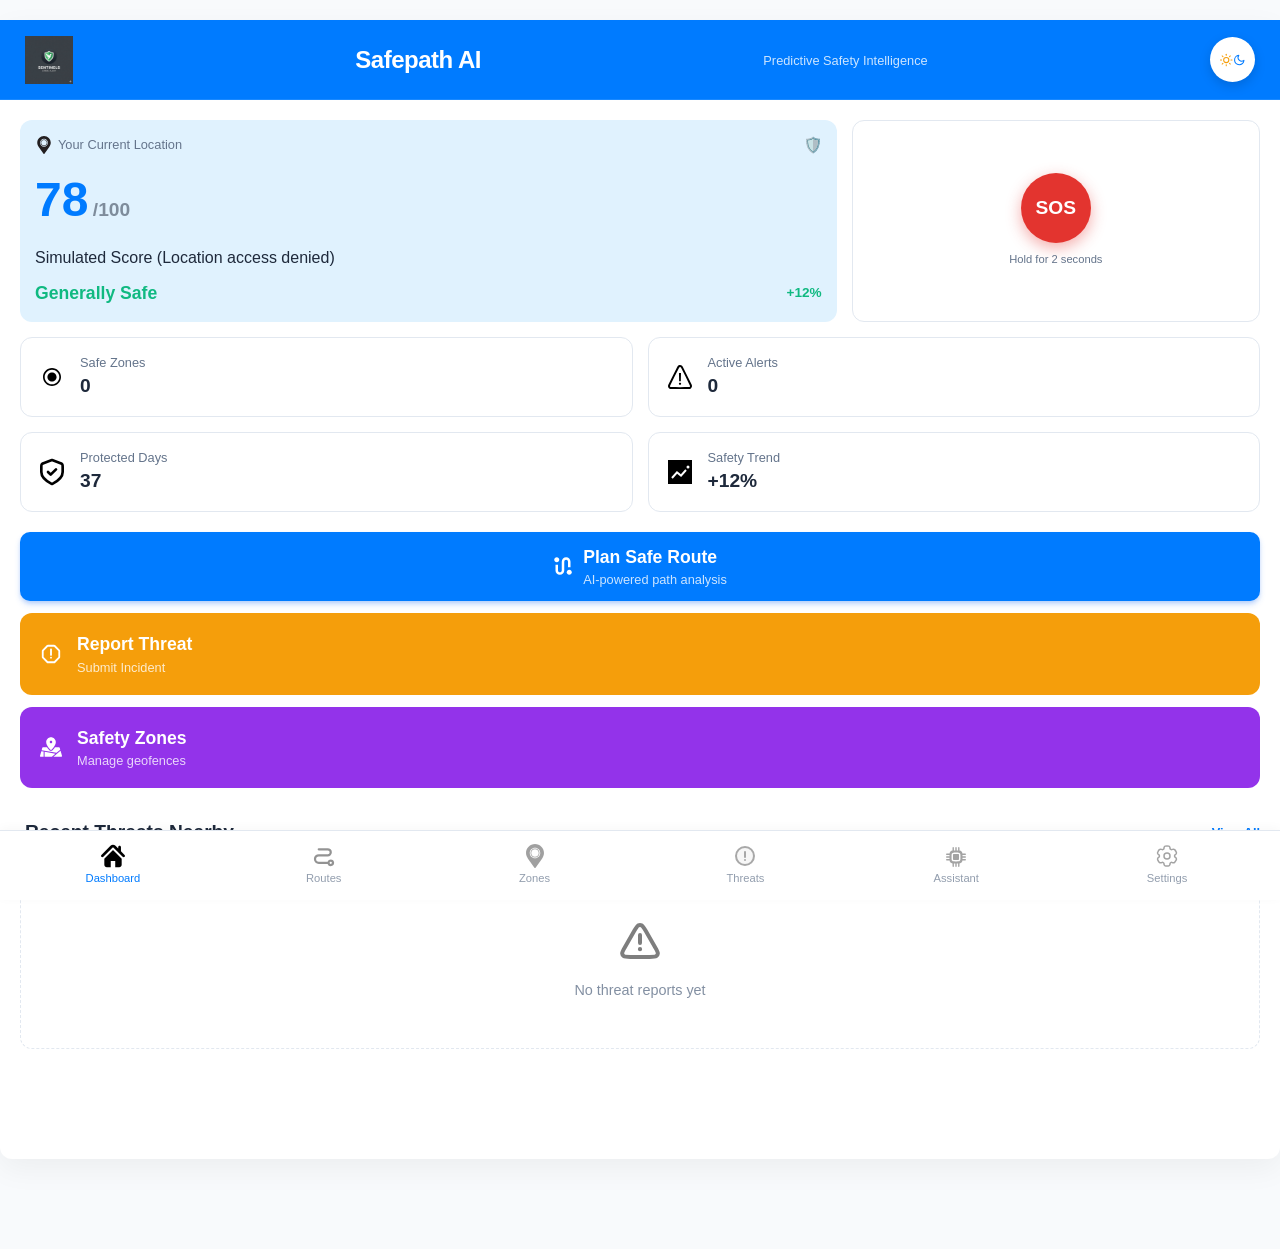
<file: index.html>
<!DOCTYPE html>
<html lang="en">
<head>
    <meta charset="UTF-8">
    <meta name="viewport" content="width=device-width, initial-scale=1.0">
    <title>Safepath AI - Dashboard</title>
    <link rel="icon" type="image/png" href="logo.jpg">
    <link rel="stylesheet" href="styles.css">
</head>
<body class="safe-ui">
    <div class="main-container">
        <header class="safepath-header">
            <img src="logo.jpg" alt="Safepath AI Logo" class="logo-img">
            <h1 class="logo">Safepath AI</h1>
            <p class="tagline">Predictive Safety Intelligence</p>
    
            <button id="theme-toggle" class="theme-toggle-btn" aria-label="Toggle Theme">
                <svg id="sun-icon" class="hidden" width="24" height="24" viewBox="0 0 24 24" fill="none" stroke="#f59e0b" stroke-width="2" stroke-linecap="round" stroke-linejoin="round"><circle cx="12" cy="12" r="5"></circle><line x1="12" y1="1" x2="12" y2="3"></line><line x1="12" y1="21" x2="12" y2="23"></line><line x1="4.22" y1="4.22" x2="5.64" y2="5.64"></line><line x1="18.36" y1="18.36" x2="19.78" y2="19.78"></line><line x1="1" y1="12" x2="3" y2="12"></line><line x1="21" y1="12" x2="23" y2="12"></line><line x1="4.22" y1="19.78" x2="5.64" y2="18.36"></line><line x1="18.36" y1="5.64" x2="19.78" y2="4.22"></line></svg>
                <svg id="moon-icon" width="24" height="24" viewBox="0 0 24 24" fill="none" stroke="#007bff" stroke-width="2" stroke-linecap="round" stroke-linejoin="round"><path d="M21 12.79A9 9 0 1 1 11.21 3 7 7 0 0 0 21 12.79z"></path></svg>
            </button>
        </header>
        
        <main class="page-content">
            <div class="dashboard-grid">
                <div class="card safety-score-card">
                    <div class="card-header">
                        <span class="location-label">
                            <img src="icons/location-pin.svg" alt="location pin" class="icon-small">
                            Your Current Location
                        </span>
                        <img src="icons/shield.svg" alt="shield icon" class="icon-small safety-status-icon">
                    </div>
                    <div class="safety-number">
                        <span class="score-large" id="current-safety-score">--</span>
                        <span class="score-total">/100</span>
                    </div>
                    <p id="safety-status-text" class="status-desc">Detecting location...</p>
                    <div class="safety-status-row">
                        <span class="status-text" id="current-safety-status">Calculating...</span>
                        <span class="trend-indicator trend-up" id="safety-trend-indicator">---%</span>
                    </div>
                </div>

                <div class="card sos-card" id="sos-trigger-card">
                    <button class="sos-button" onclick="triggerOfflineSOS()">SOS</button>
                    <p class="sos-subtext">Hold for 2 seconds</p>
                </div>
            </div>

            <div class="stats-grid">
                <div class="card stat-card">
                    <img src="icons/location-circle.svg" alt="location-circle" class="icon-med">
                    <div class="stat-content">
                        <p class="stat-label">Safe Zones</p>
                        <p class="stat-value" id="safe-zones-count">0</p>
                    </div>
                </div>
                <div class="card stat-card">
                    <img src="icons/alert-triangle.svg" alt="alert triangle" class="icon-med">
                    <div class="stat-content">
                        <p class="stat-label">Active Alerts</p>
                        <p class="stat-value" id="active-alerts-count">0</p>
                    </div>
                </div>
                <div class="card stat-card">
                    <img src="icons/shield-check.svg" alt="shield check" class="icon-med">
                    <div class="stat-content">
                        <p class="stat-label">Protected Days</p>
                        <p class="stat-value">37</p>
                    </div>
                </div>
                <div class="card stat-card">
                    <img src="icons/trend-chart.svg" alt="trend chart" class="icon-med">
                    <div class="stat-content">
                        <p class="stat-label">Safety Trend</p>
                        <p class="stat-value text-up">+12%</p>
                    </div>
                </div>
            </div>

            <div class="dashboard-actions">
                <a href="routes.html" class="action-btn btn-blue">
                    <img src="icons/path-node.svg" alt="path icon" class="icon-white">
                    <div class="action-btn-text">
                        <h3>Plan Safe Route</h3>
                        <p>AI-powered path analysis</p>
                    </div>
                </a>
                <a href="threats.html" class="action-btn btn-orange">
                    <img src="icons/alert-octagon.svg" alt="alert icon" class="icon-white">
                    <div class="action-btn-text">
                        <h3>Report Threat</h3>
                        <p>Submit Incident</p>
                    </div>
                </a>
                <a href="zones.html" class="action-btn btn-purple">
                    <img src="icons/location-map.svg" alt="map pin" class="icon-white">
                    <div class="action-btn-text">
                        <h3>Safety Zones</h3>
                        <p>Manage geofences</p>
                    </div>
                </a>
            </div>

            <section class="recent-threats">
                <div class="section-header">
                    <h2>Recent Threats Nearby</h2>
                    <a href="threats.html" class="view-all">View All</a>
                </div>
                <div class="threats-list-container" id="local-threats-container">
                    <div class="empty-threats-view" id="empty-threats-view">
                        <img src="icons/alert-triangle-dotted.svg" alt="dotted alert icon" class="icon-dotted">
                        <p class="no-threats-text">No threat reports yet</p>
                    </div>
                    </div>
            </section>
        </main>

        <nav class="bottom-nav">
            <a href="index.html" class="nav-item active">
                <img src="icons/home.svg" alt="home" class="nav-icon">
                <span>Dashboard</span>
            </a>
            <a href="routes.html" class="nav-item">
                <img src="icons/path-icon.svg" alt="routes" class="nav-icon">
                <span>Routes</span>
            </a>
            <a href="zones.html" class="nav-item">
                <img src="icons/map-pin.svg" alt="zones" class="nav-icon">
                <span>Zones</span>
            </a>
            <a href="threats.html" class="nav-item">
                <img src="icons/alert-circle.svg" alt="threats" class="nav-icon">
                <span>Threats</span>
            </a>
            <a href="ai.html" class="nav-item">
                <img src="icons/cpu.svg" alt="ai" class="nav-icon">
                <span>Assistant</span>
            </a>
            <a href="settings.html" class="nav-item">
                <img src="icons/settings.svg" alt="settings" class="nav-icon">
                <span>Settings</span>
            </a>
        </nav>
    </div>

    <script src="script.js"></script>
    <script>
        // Simulate Safety score calculation on load
        calculateSafetyScore();
        updateStats();
    </script>
</body>
</html>
</file>
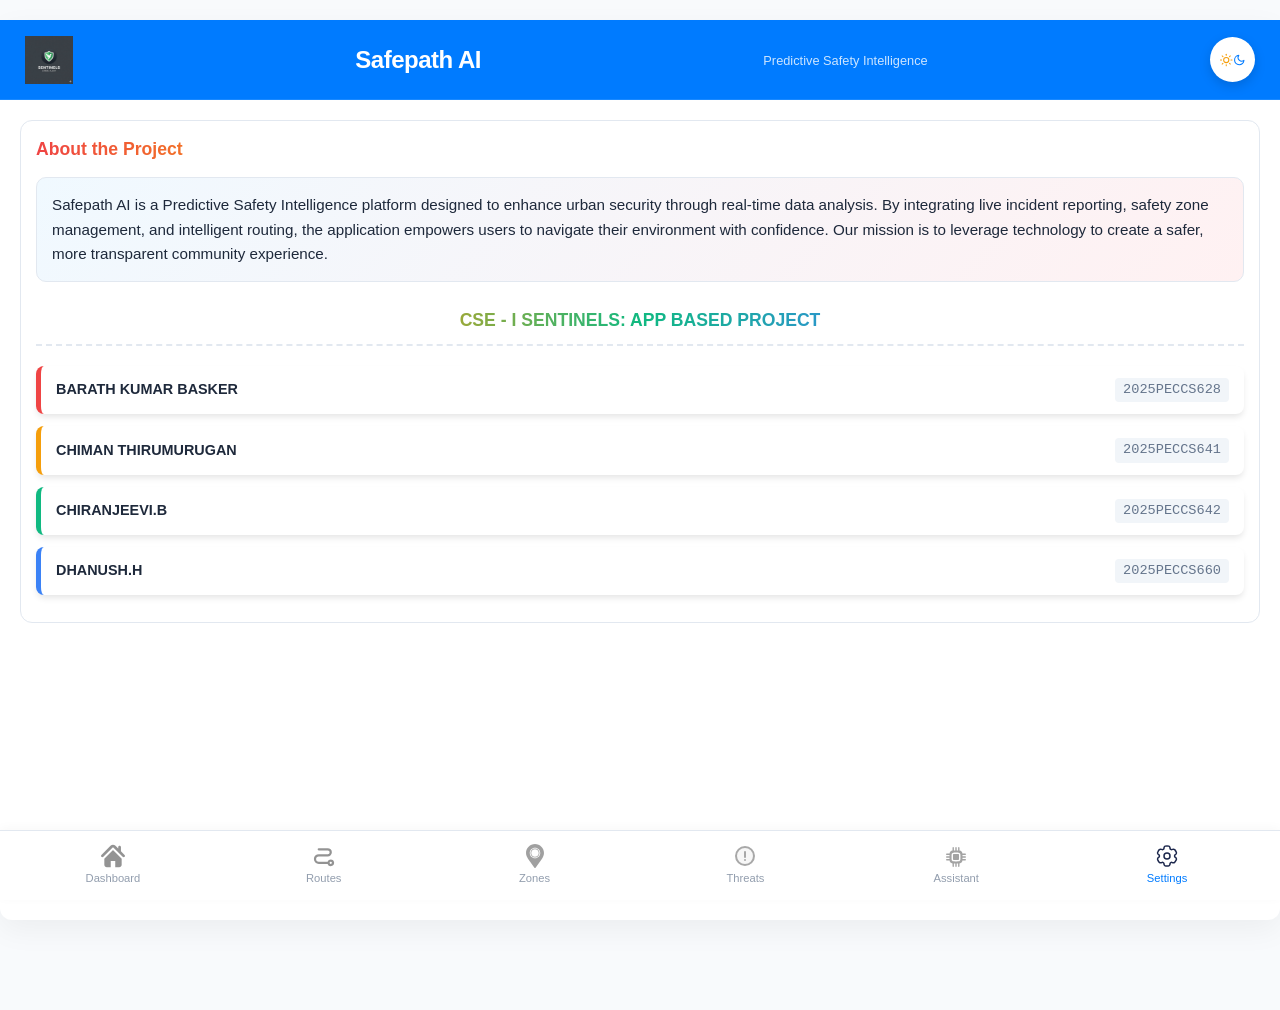
<file: aboutus.html>
<!DOCTYPE html>
<html lang="en">
<head>
    <meta charset="UTF-8">
    <meta name="viewport" content="width=device-width, initial-scale=1.0">
    <title>Safepath AI - About Us</title>
    <link rel="icon" type="image/png" href="logo.jpg">
    <link rel="stylesheet" href="styles.css">
    <style>
        /* Rainbow Theme Overrides */
        .rainbow-text {
            background: linear-gradient(to right, #ef4444, #f59e0b, #10b981, #3b82f6, #8b5cf6);
            -webkit-background-clip: text;
            -webkit-text-fill-color: transparent;
            font-weight: 800;
        }

        .team-container {
            margin-top: 20px;
        }

        /* Update the Team Title to support Dark Mode */
    .team-title {
        font-size: 1.1rem;
        margin-bottom: 20px;
        text-align: center;
        padding-bottom: 10px;
        /* Changed from #e2e8f0 to the variable */
        border-bottom: 2px dashed var(--border-gray); 
        color: var(--text-main);
    }

    /* Update the Project Intro to support Dark Mode */
    .project-intro {
        line-height: 1.6;
        margin-bottom: 25px;
        font-size: 0.95rem;
        padding: 15px;
        border-radius: 10px;
        border: 1px solid var(--border-gray);
        
        /* Use variables for text and background */
        color: var(--text-main);
        background: var(--bg-light-gray); 
        
        /* Optional: subtle glass effect for dark mode */
        transition: background 0.3s ease, color 0.3s ease;
    }

    /* Specifically adjust the background for Dark Mode if you want a slight tint */
    body.dark-theme .project-intro {
        background: rgba(255, 255, 255, 0.05); /* Very light transparent white */
        border-color: #475569;
    }

        /* Individual Member Rainbow Borders */
        .member-card {
            display: flex;
            justify-content: space-between;
            align-items: center;
            padding: 12px 15px;
            margin-bottom: 12px;
            background: var(--bg-white); /* This variable is key! */
            border-radius: 8px;
            box-shadow: 0 4px 6px -1px rgba(0, 0, 0, 0.1);
            color: var(--text-main);
        }
        

        .member-card:hover {
            transform: scale(1.02);
        }

        /* Rainbow sequence for borders */
        .member-card:nth-child(2) { border-left: 5px solid #ef4444; } /* Red */
        .member-card:nth-child(3) { border-left: 5px solid #f59e0b; } /* Orange */
        .member-card:nth-child(4) { border-left: 5px solid #10b981; } /* Green */
        .member-card:nth-child(5) { border-left: 5px solid #3b82f6; } /* Blue */

        .member-name {
            font-weight: 700;
            color: var(--text-main);
            font-size: 0.9rem;
        }

        .member-id {
            color: var(--text-light);
            font-family: 'Courier New', Courier, monospace;
            font-size: 0.85rem;
            background: #f1f5f9;
            padding: 2px 8px;
            border-radius: 4px;
        }

        .project-intro {
            line-height: 1.6;
            color: var(--text-main);
            margin-bottom: 25px;
            font-size: 0.95rem;
            padding: 15px;
            background: linear-gradient(135deg, #f0f9ff 0%, #fff1f2 100%);
            border-radius: 10px;
            border: 1px solid #e2e8f0;
        }
    </style>
</head>
<body class="safe-ui">
    <div class="main-container">
        <header class="safepath-header">
            <img src="logo.jpg" alt="Safepath AI Logo" class="logo-img">
            <h1 class="logo">Safepath AI</h1>
            <p class="tagline">Predictive Safety Intelligence</p>
    
            <button id="theme-toggle" class="theme-toggle-btn" aria-label="Toggle Theme">
                <svg id="sun-icon" class="hidden" width="24" height="24" viewBox="0 0 24 24" fill="none" stroke="#f59e0b" stroke-width="2" stroke-linecap="round" stroke-linejoin="round"><circle cx="12" cy="12" r="5"></circle><line x1="12" y1="1" x2="12" y2="3"></line><line x1="12" y1="21" x2="12" y2="23"></line><line x1="4.22" y1="4.22" x2="5.64" y2="5.64"></line><line x1="18.36" y1="18.36" x2="19.78" y2="19.78"></line><line x1="1" y1="12" x2="3" y2="12"></line><line x1="21" y1="12" x2="23" y2="12"></line><line x1="4.22" y1="19.78" x2="5.64" y2="18.36"></line><line x1="18.36" y1="5.64" x2="19.78" y2="4.22"></line></svg>
                <svg id="moon-icon" width="24" height="24" viewBox="0 0 24 24" fill="none" stroke="#007bff" stroke-width="2" stroke-linecap="round" stroke-linejoin="round"><path d="M21 12.79A9 9 0 1 1 11.21 3 7 7 0 0 0 21 12.79z"></path></svg>
            </button>
        </header>

        <main class="page-content">
            <div class="card">
                <h2 class="form-title rainbow-text">About the Project</h2>
                <p class="project-intro">
                    Safepath AI is a Predictive Safety Intelligence platform designed to enhance urban security through real-time data analysis. By integrating live incident reporting, safety zone management, and intelligent routing, the application empowers users to navigate their environment with confidence. Our mission is to leverage technology to create a safer, more transparent community experience.
                </p>

                <div class="team-container">
                    <h3 class="team-title rainbow-text">CSE - I SENTINELS: APP BASED PROJECT</h3>
                    
                    <div class="member-card">
                        <span class="member-name">BARATH KUMAR BASKER</span>
                        <span class="member-id">2025PECCS628</span>
                    </div>

                    <div class="member-card">
                        <span class="member-name">CHIMAN THIRUMURUGAN</span>
                        <span class="member-id">2025PECCS641</span>
                    </div>

                    <div class="member-card">
                        <span class="member-name">CHIRANJEEVI.B</span>
                        <span class="member-id">2025PECCS642</span>
                    </div>

                    <div class="member-card">
                        <span class="member-name">DHANUSH.H</span>
                        <span class="member-id">2025PECCS660</span>
                    </div>
                </div>
            </div>
        </main>

        <nav class="bottom-nav">
            <a href="index.html" class="nav-item">
                <img src="icons/home.svg" alt="home" class="nav-icon">
                <span>Dashboard</span>
            </a>
            <a href="routes.html" class="nav-item">
                <img src="icons/path-icon.svg" alt="routes" class="nav-icon">
                <span>Routes</span>
            </a>
            <a href="zones.html" class="nav-item">
                <img src="icons/map-pin.svg" alt="zones" class="nav-icon">
                <span>Zones</span>
            </a>
            <a href="threats.html" class="nav-item">
                <img src="icons/alert-circle.svg" alt="threats" class="nav-icon">
                <span>Threats</span>
            </a>
            <a href="ai.html" class="nav-item">
                <img src="icons/cpu.svg" alt="ai" class="nav-icon">
                <span>Assistant</span>
            </a>
            <a href="settings.html" class="nav-item active">
                <img src="icons/settings.svg" alt="settings" class="nav-icon">
                <span>Settings</span>
            </a>
        </nav>
    </div>

    <script src="script.js"></script>
</body>
</html>
</file>
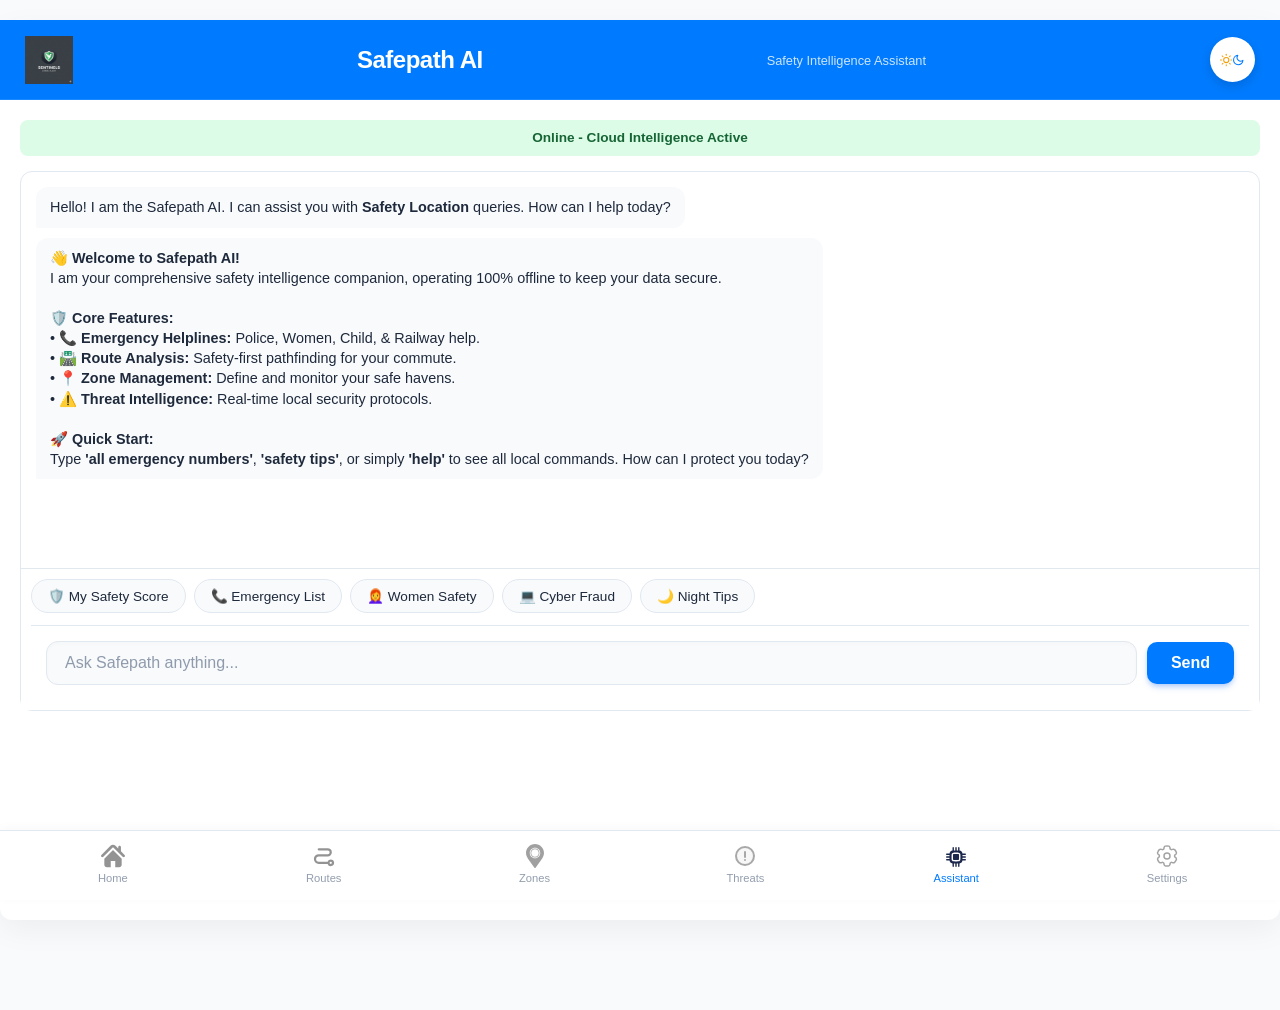
<file: ai.html>
<!DOCTYPE html>
<html lang="en">
<head>
    <meta charset="UTF-8">
    <meta name="viewport" content="width=device-width, initial-scale=1.0">
    <title>Safepath AI - Assistant</title>
    <link rel="icon" type="image/png" href="logo.jpg">
    <link rel="stylesheet" href="styles.css">
</head>
<body class="safe-ui">
    <div class="main-container">
        <header class="safepath-header">
            <img src="logo.jpg" alt="Safepath AI Logo" class="logo-img">
            <h1 class="logo">Safepath AI</h1>
            <p class="tagline">Safety Intelligence Assistant</p>
    
            <button id="theme-toggle" class="theme-toggle-btn" aria-label="Toggle Theme">
                <svg id="sun-icon" class="hidden" width="24" height="24" viewBox="0 0 24 24" fill="none" stroke="#f59e0b" stroke-width="2" stroke-linecap="round" stroke-linejoin="round"><circle cx="12" cy="12" r="5"></circle><line x1="12" y1="1" x2="12" y2="3"></line><line x1="12" y1="21" x2="12" y2="23"></line><line x1="4.22" y1="4.22" x2="5.64" y2="5.64"></line><line x1="18.36" y1="18.36" x2="19.78" y2="19.78"></line><line x1="1" y1="12" x2="3" y2="12"></line><line x1="21" y1="12" x2="23" y2="12"></line><line x1="4.22" y1="19.78" x2="5.64" y2="18.36"></line><line x1="18.36" y1="5.64" x2="19.78" y2="4.22"></line></svg>
                <svg id="moon-icon" width="24" height="24" viewBox="0 0 24 24" fill="none" stroke="#007bff" stroke-width="2" stroke-linecap="round" stroke-linejoin="round"><path d="M21 12.79A9 9 0 1 1 11.21 3 7 7 0 0 0 21 12.79z"></path></svg>
            </button>
        </header>

        <main class="page-content">
            <div id="ai-status-banner" class="status-banner">Checking status...</div>
            
            <div id="chat-container" class="chat-container">
                <div id="chat-display" class="chat-display">
                    <div class="message ai-message">
                        Hello! I am the Safepath AI. I can assist you with <strong>Safety Location</strong> queries. How can I help today?
                    </div>
                </div>
                
                <div class="ai-interaction-wrapper">
                    <div class="quick-chips-container">
                        <button class="chip" data-cmd="status">🛡️ My Safety Score</button>
                        <button class="chip" data-cmd="all emergency numbers">📞 Emergency List</button>
                        <button class="chip" data-cmd="women helpline">👩‍🦰 Women Safety</button>
                        <button class="chip" data-cmd="cyber crime">💻 Cyber Fraud</button>
                        <button class="chip" data-cmd="night protocol">🌙 Night Tips</button>
                    </div>

                    <div class="chat-input-row">
                        <input type="text" id="ai-input" placeholder="Ask Safepath anything about safety, emergency numbers, routes, threats...">
                        <button id="ai-send-btn" class="btn-blue">Send</button>
                    </div>
                </div>
                </div>
            </div>
        </main>

        <nav class="bottom-nav">
            <a href="index.html" class="nav-item">
                <img src="icons/home.svg" alt="home" class="nav-icon">
                <span>Home</span>
            </a>
            <a href="routes.html" class="nav-item">
                <img src="icons/path-icon.svg" alt="routes" class="nav-icon">
                <span>Routes</span>
            </a>
            <a href="zones.html" class="nav-item">
                <img src="icons/map-pin.svg" alt="zones" class="nav-icon">
                <span>Zones</span>
            </a>
            <a href="threats.html" class="nav-item">
                <img src="icons/alert-circle.svg" alt="threats" class="nav-icon">
                <span>Threats</span>
            </a>
            <a href="ai.html" class="nav-item active">
                <img src="icons/cpu.svg" alt="ai" class="nav-icon">
                <span>Assistant</span>
            </a>
            <a href="settings.html" class="nav-item">
                <img src="icons/settings.svg" alt="settings" class="nav-icon">
                <span>Settings</span>
            </a>
        </nav>
    </div>

    <script src="script.js"></script>
    <script src="safepathai.js"></script>
</body>
</html>
</file>
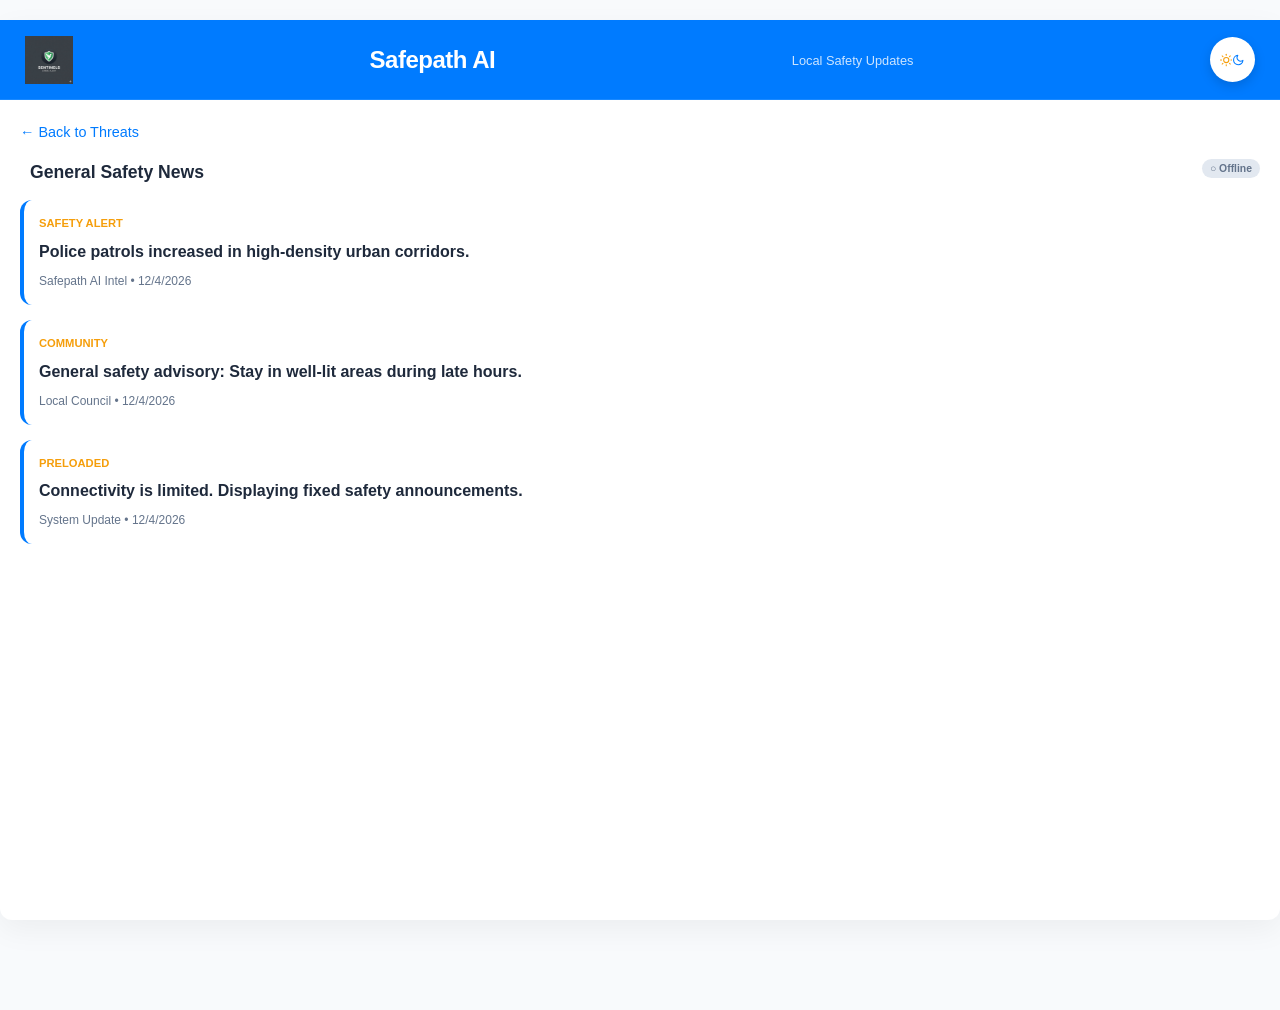
<file: news.html>
<!DOCTYPE html>
<html lang="en">
<head>
    <meta charset="UTF-8">
    <meta name="viewport" content="width=device-width, initial-scale=1.0">
    <title>Safepath AI - Local Safety News</title>
    <link rel="icon" type="image/png" href="logo.jpg">
    <link rel="stylesheet" href="styles.css">
    <style>
        .news-grid { display: flex; flex-direction: column; gap: 15px; margin-top: 10px; min-height: 200px; }
        .news-card {
            display: flex;
            flex-direction: column;
            gap: 8px;
            padding: 15px;
            background: var(--bg-white);
            border-radius: 12px;
            border-left: 4px solid var(--safe-blue-main);
            transition: transform 0.2s;
            text-decoration: none;
        }
        .news-card:hover { transform: translateY(-2px); background: var(--bg-light-gray); }
        .news-card[href="javascript:void(0)"] { cursor: default; }
        .news-card[href="javascript:void(0)"]:hover { transform: none; }

        .news-tag {
            font-size: 0.7rem;
            font-weight: bold;
            text-transform: uppercase;
            color: var(--safe-orange);
        }
        .news-title { font-size: 1rem; font-weight: 600; color: var(--text-main); margin: 0; }
        .news-meta { font-size: 0.75rem; color: var(--text-light); }
        .back-link {
            display: inline-block;
            margin-bottom: 15px;
            color: var(--safe-blue-main);
            text-decoration: none;
            font-size: 0.9rem;
        }
        .status-badge {
            font-size: 0.65rem;
            padding: 2px 8px;
            border-radius: 10px;
            float: right;
            background: var(--border-gray);
            color: var(--text-light);
            transition: all 0.3s ease;
        }
    </style>
</head>
<body class="safe-ui">
    <div class="main-container">
        <header class="safepath-header">
            <img src="logo.jpg" alt="Safepath AI Logo" class="logo-img">
            <h1 class="logo">Safepath AI</h1>
            <p class="tagline">Local Safety Updates</p>
            <button id="theme-toggle" class="theme-toggle-btn" aria-label="Toggle Theme">
                <svg id="sun-icon" class="hidden" width="24" height="24" viewBox="0 0 24 24" fill="none" stroke="#f59e0b" stroke-width="2" stroke-linecap="round" stroke-linejoin="round"><circle cx="12" cy="12" r="5"></circle><line x1="12" y1="1" x2="12" y2="3"></line><line x1="12" y1="21" x2="12" y2="23"></line><line x1="4.22" y1="4.22" x2="5.64" y2="5.64"></line><line x1="18.36" y1="18.36" x2="19.78" y2="19.78"></line><line x1="1" y1="12" x2="3" y2="12"></line><line x1="21" y1="12" x2="23" y2="12"></line><line x1="4.22" y1="19.78" x2="5.64" y2="18.36"></line><line x1="18.36" y1="5.64" x2="19.78" y2="4.22"></line></svg>
                <svg id="moon-icon" width="24" height="24" viewBox="0 0 24 24" fill="none" stroke="#007bff" stroke-width="2" stroke-linecap="round" stroke-linejoin="round"><path d="M21 12.79A9 9 0 1 1 11.21 3 7 7 0 0 0 21 12.79z"></path></svg>
            </button>
        </header>

        <main class="page-content">
            <a href="threats.html" class="back-link">← Back to Threats</a>
            
            <h2 class="section-title">
                <span id="region-text">Safety News</span>
                <span id="data-status" class="status-badge">Checking...</span>
            </h2>
            
            <div id="news-container" class="news-grid">
                </div>
        </main>
    </div>

    <script src="script.js"></script>
    <script>
        const API_KEY = '2c54e1cd23b3bda7cca47c99e16c5944';
        const newsContainer = document.getElementById('news-container');
        const regionText = document.getElementById('region-text');
        const statusBadge = document.getElementById('data-status');

        const STORAGE_KEY = 'safepath_news_cache';
        const CACHE_TIMEOUT = 12 * 60 * 60 * 1000; // 12 Hours

        const offlineNews = [
            { tag: "Safety Alert", title: "Police patrols increased in high-density urban corridors.", source: {name: "Safepath AI Intel"}, url: "#" },
            { tag: "Community", title: "General safety advisory: Stay in well-lit areas during late hours.", source: {name: "Local Council"}, url: "#" },
            { tag: "Preloaded", title: "Connectivity is limited. Displaying fixed safety announcements.", source: {name: "System Update"}, url: "#" }
        ];

        function getCachedData() {
            try {
                const cached = localStorage.getItem(STORAGE_KEY);
                return cached ? JSON.parse(cached) : null;
            } catch (e) { return null; }
        }

        async function initNewsFlow() {
            const cached = getCachedData();
            const isOnline = navigator.onLine;

            // Step 1: Immediate display from Cache to prevent "white screen"
            if (cached) {
                const isFresh = (Date.now() - cached.timestamp < CACHE_TIMEOUT);
                renderNews(cached.articles, isOnline, isFresh ? "Cached" : "Old Cache");
                
                // If the cache is fresh, we don't need to hit the API and waste requests
                if (isFresh || !isOnline) return;
            }

            // Step 2: Fetch fresh data if Online
            if (isOnline) {
                try {
                    const response = await fetch(`https://gnews.io/api/v4/search?q=safety+OR+crime+OR+police&lang=en&country=in&token=${API_KEY}`);
                    if (!response.ok) throw new Error("Network response error");
                    
                    const data = await response.json();
                    if (data.articles && data.articles.length > 0) {
                        localStorage.setItem(STORAGE_KEY, JSON.stringify({
                            timestamp: Date.now(),
                            articles: data.articles
                        }));
                        renderNews(data.articles, true, "Live");
                        return;
                    }
                } catch (e) {
                    console.error("API Fetch Failed:", e);
                }
            }

            // Step 3: Ultimate Fallback (No cache and Offline/API failed)
            if (!cached) {
                renderNews(offlineNews, false, "Default");
            }
        }

        function renderNews(articles, isOnline, mode = "") {
            statusBadge.innerText = isOnline ? `● ${mode}` : `○ Offline`;
            statusBadge.style.background = isOnline ? "var(--safe-blue-light)" : "var(--border-gray)";
            statusBadge.style.color = isOnline ? "var(--safe-blue-main)" : "var(--text-light)";
            
            if (!articles || articles.length === 0) {
                newsContainer.innerHTML = `<p style="text-align:center; padding: 20px;">No news available.</p>`;
                return;
            }

            newsContainer.innerHTML = articles.map(article => {
                const isRealLink = article.url && article.url !== "#";
                const target = isRealLink ? 'target="_blank"' : '';
                const link = isRealLink ? article.url : 'javascript:void(0)';

                return `
                    <a href="${link}" ${target} class="news-card">
                        <span class="news-tag">${article.tag || 'News Update'}</span>
                        <h3 class="news-title">${article.title}</h3>
                        <div class="news-meta">${article.source?.name || article.source || 'Intel'} • ${new Date().toLocaleDateString()}</div>
                    </a>
                `;
            }).join('');
        }

        // Listen for connection changes
        window.addEventListener('online', initNewsFlow);
        window.addEventListener('offline', () => {
            const cached = getCachedData();
            if (cached) renderNews(cached.articles, false, "Cached");
            else renderNews(offlineNews, false, "Default");
        });

        window.onload = () => {
            // Decouple Geolocation from News Loading to prevent hanging
            initNewsFlow();
            
            if (navigator.geolocation) {
                navigator.geolocation.getCurrentPosition(
                    () => { regionText.innerText = "Local Safety News"; },
                    () => { regionText.innerText = "General Safety News"; }
                );
            }
        };
    </script>
</body>
</html>
</file>
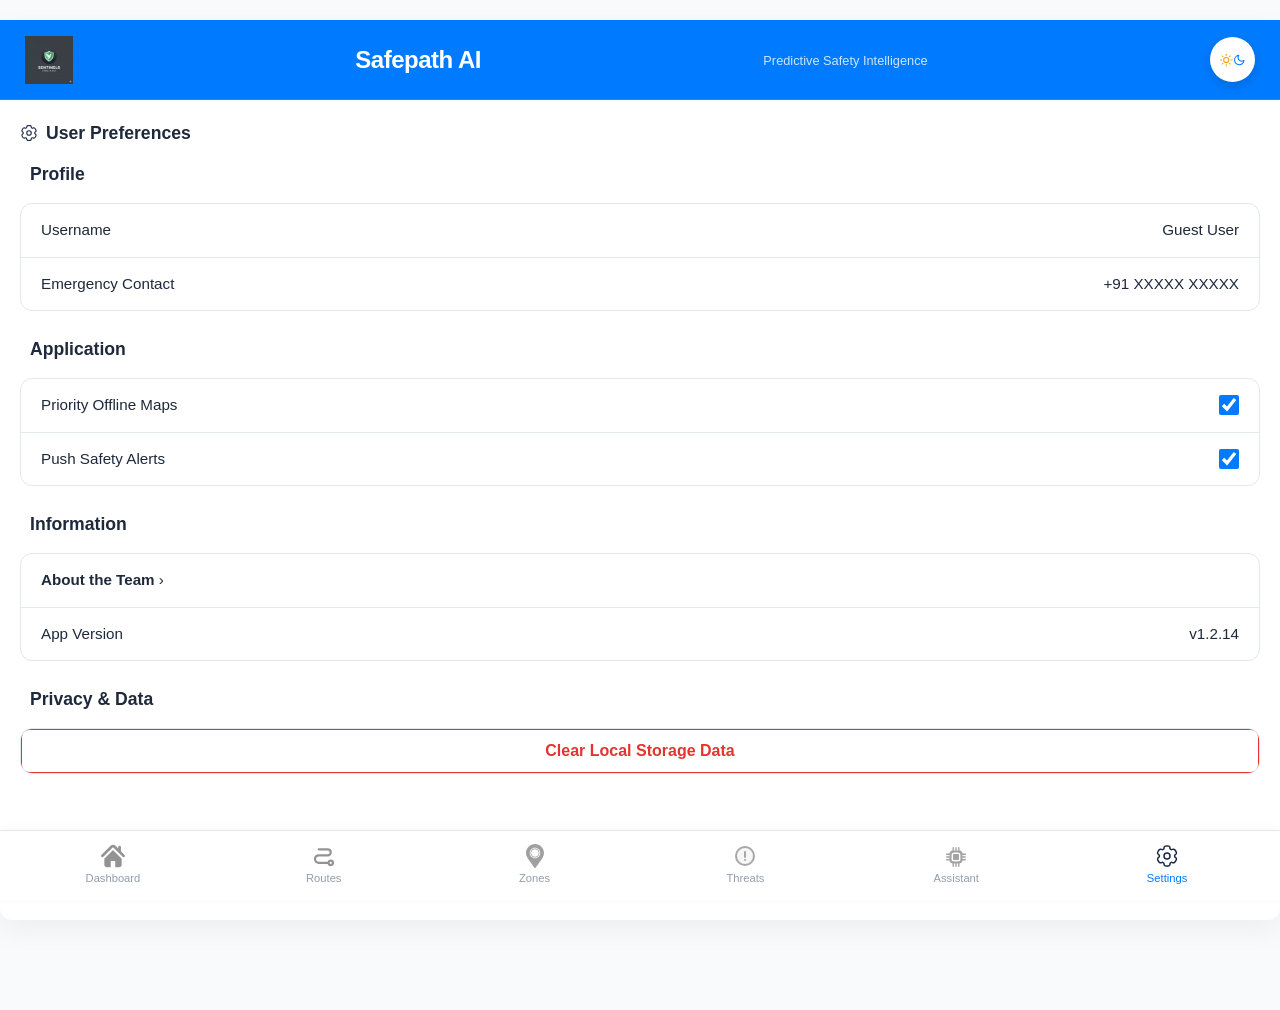
<file: settings.html>
<!DOCTYPE html>
<html lang="en">
<head>
    <meta charset="UTF-8">
    <meta name="viewport" content="width=device-width, initial-scale=1.0">
    <title>Safepath AI - Settings</title>
    <link rel="icon" type="image/png" href="logo.jpg">
    <link rel="stylesheet" href="styles.css">
</head>
<body class="safe-ui">
    <div class="main-container">
        <header class="safepath-header">
            <img src="logo.jpg" alt="Safepath AI Logo" class="logo-img">
            <h1 class="logo">Safepath AI</h1>
            <p class="tagline">Predictive Safety Intelligence</p>
    
            <button id="theme-toggle" class="theme-toggle-btn" aria-label="Toggle Theme">
                <svg id="sun-icon" class="hidden" width="24" height="24" viewBox="0 0 24 24" fill="none" stroke="#f59e0b" stroke-width="2" stroke-linecap="round" stroke-linejoin="round"><circle cx="12" cy="12" r="5"></circle><line x1="12" y1="1" x2="12" y2="3"></line><line x1="12" y1="21" x2="12" y2="23"></line><line x1="4.22" y1="4.22" x2="5.64" y2="5.64"></line><line x1="18.36" y1="18.36" x2="19.78" y2="19.78"></line><line x1="1" y1="12" x2="3" y2="12"></line><line x1="21" y1="12" x2="23" y2="12"></line><line x1="4.22" y1="19.78" x2="5.64" y2="18.36"></line><line x1="18.36" y1="5.64" x2="19.78" y2="4.22"></line></svg>
                <svg id="moon-icon" width="24" height="24" viewBox="0 0 24 24" fill="none" stroke="#007bff" stroke-width="2" stroke-linecap="round" stroke-linejoin="round"><path d="M21 12.79A9 9 0 1 1 11.21 3 7 7 0 0 0 21 12.79z"></path></svg>
            </button>
        </header>

        <main class="page-content">
            <section class="form-container">
                <h2 class="form-title">
                    <img src="icons/settings.svg" alt="settings icon" class="icon-small">
                    User Preferences
                </h2>

                <div class="settings-group">
                    <h3 class="section-title">Profile</h3>
                    <div class="card settings-card">
                        <div class="settings-item">
                            <span>Username</span>
                            <span class="text-light">Guest User</span>
                        </div>
                        <div class="settings-item">
                            <span>Emergency Contact</span>
                            <span class="text-light">+91 XXXXX XXXXX</span>
                        </div>
                    </div>
                </div>

                <div class="settings-group">
                    <h3 class="section-title">Application</h3>
                    <div class="card settings-card">
                        <div class="settings-item">
                            <label for="offline-mode">Priority Offline Maps</label>
                            <input type="checkbox" id="offline-mode" checked>
                        </div>
                        <div class="settings-item">
                            <label for="safety-alerts">Push Safety Alerts</label>
                            <input type="checkbox" id="safety-alerts" checked>
                        </div>
                    </div>
                </div>
                <div class="settings-group">
                    <h3 class="section-title">Information</h3>
                    <div class="card settings-card">
                        <div class="settings-item">
                            <a href="aboutus.html" class="settings-link">
                                <span><b>About the Team</b></span>
                                <span class="chevron-icon">›</span>
                            </a>
                        </div>
                        <div class="settings-item">
                            <span>App Version</span>
                            <span class="text-light">v1.2.14</span>
                        </div>
                    </div>
                </div>

                <div class="settings-group">
                    <h3 class="section-title">Privacy & Data</h3>
                    <div class="card settings-card">
                        <button class="wide-btn btn-outline" id="clear-data-btn" style="color: var(--safe-danger); border-color: var(--safe-danger);">
                            Clear Local Storage Data
                        </button>
                    </div>
                </div>
            </section>
        </main>

        <nav class="bottom-nav">
            <a href="index.html" class="nav-item">
                <img src="icons/home.svg" alt="home" class="nav-icon">
                <span>Dashboard</span>
            </a>
            <a href="routes.html" class="nav-item">
                <img src="icons/path-icon.svg" alt="routes" class="nav-icon">
                <span>Routes</span>
            </a>
            <a href="zones.html" class="nav-item">
                <img src="icons/map-pin.svg" alt="zones" class="nav-icon">
                <span>Zones</span>
            </a>
            <a href="threats.html" class="nav-item">
                <img src="icons/alert-circle.svg" alt="threats" class="nav-icon">
                <span>Threats</span>
            </a>
            <a href="ai.html" class="nav-item">
                <img src="icons/cpu.svg" alt="ai" class="nav-icon">
                <span>Assistant</span>
            </a>
            <a href="settings.html" class="nav-item active">
                <img src="icons/settings.svg" alt="settings" class="nav-icon">
                <span>Settings</span>
            </a>
        </nav>
    </div>

    <script src="script.js"></script>
</body>
</html>
</file>
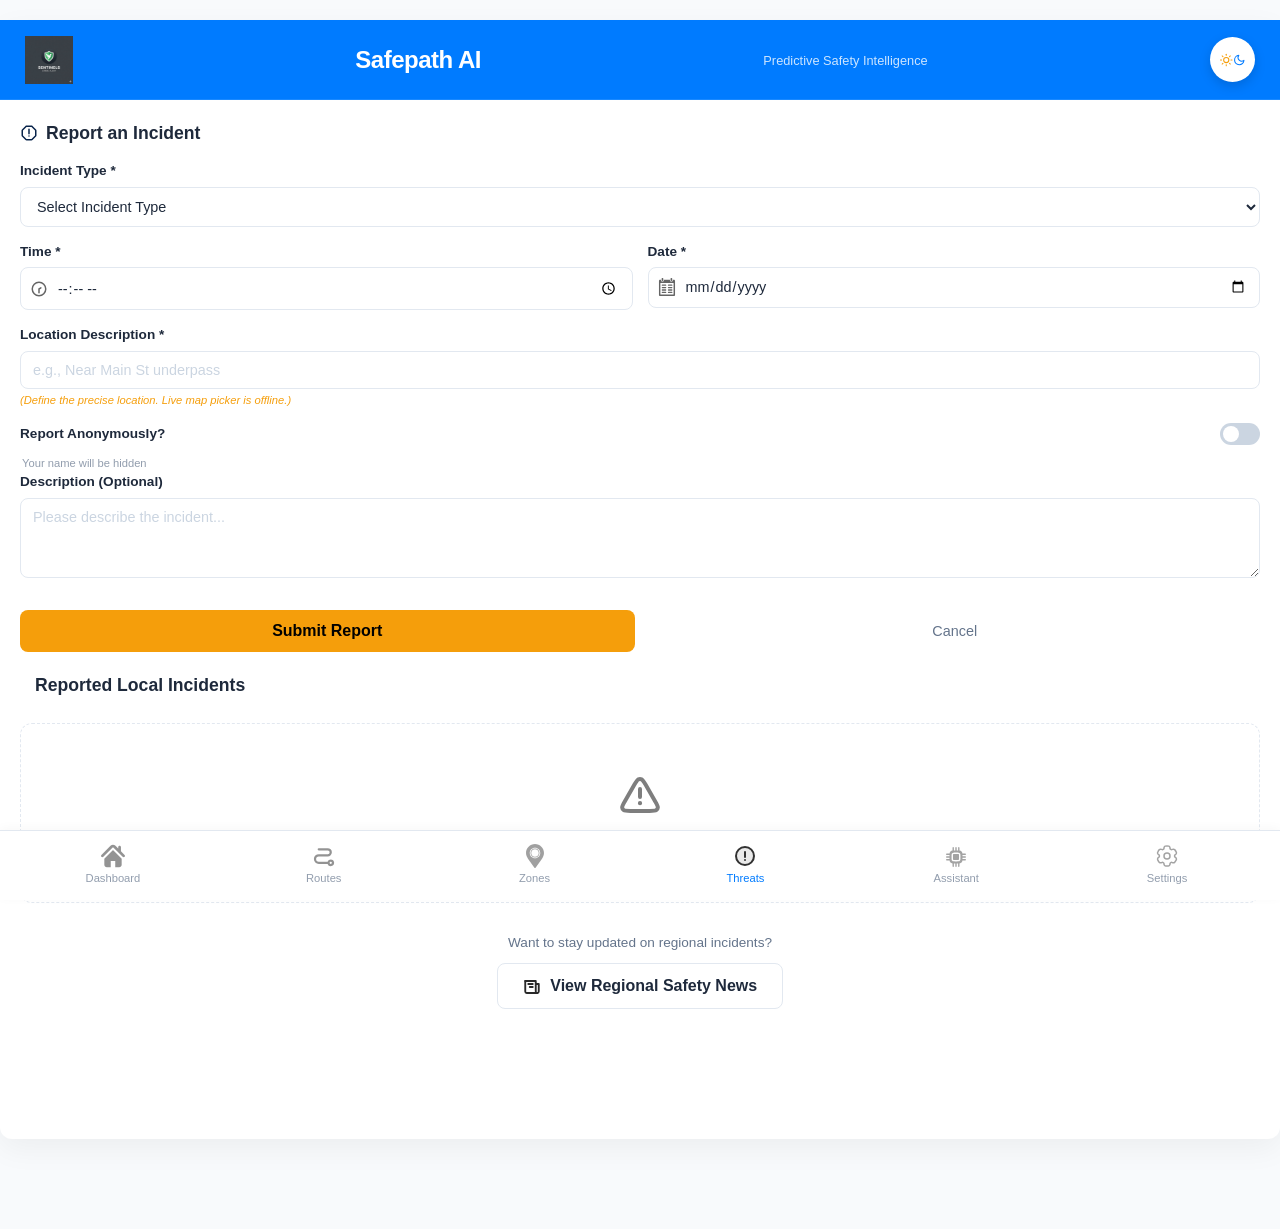
<file: threats.html>
<!DOCTYPE html>
<html lang="en">
<head>
    <meta charset="UTF-8">
    <meta name="viewport" content="width=device-width, initial-scale=1.0">
    <title>Safepath AI - Report Incident</title>
    <link rel="icon" type="image/png" href="logo.jpg">
    <link rel="stylesheet" href="styles.css">
</head>
<body class="safe-ui">
    <div class="main-container">
        <header class="safepath-header">
            <img src="logo.jpg" alt="Safepath AI Logo" class="logo-img">
            <h1 class="logo">Safepath AI</h1>
            <p class="tagline">Predictive Safety Intelligence</p>
    
            <button id="theme-toggle" class="theme-toggle-btn" aria-label="Toggle Theme">
                <svg id="sun-icon" class="hidden" width="24" height="24" viewBox="0 0 24 24" fill="none" stroke="#f59e0b" stroke-width="2" stroke-linecap="round" stroke-linejoin="round"><circle cx="12" cy="12" r="5"></circle><line x1="12" y1="1" x2="12" y2="3"></line><line x1="12" y1="21" x2="12" y2="23"></line><line x1="4.22" y1="4.22" x2="5.64" y2="5.64"></line><line x1="18.36" y1="18.36" x2="19.78" y2="19.78"></line><line x1="1" y1="12" x2="3" y2="12"></line><line x1="21" y1="12" x2="23" y2="12"></line><line x1="4.22" y1="19.78" x2="5.64" y2="18.36"></line><line x1="18.36" y1="5.64" x2="19.78" y2="4.22"></line></svg>
                <svg id="moon-icon" width="24" height="24" viewBox="0 0 24 24" fill="none" stroke="#007bff" stroke-width="2" stroke-linecap="round" stroke-linejoin="round"><path d="M21 12.79A9 9 0 1 1 11.21 3 7 7 0 0 0 21 12.79z"></path></svg>
            </button>
        </header>

        <main class="page-content">
            <div class="form-container">
                <h2 class="form-title">
                    <img src="icons/alert-octagon.svg" alt="alert icon" class="icon-small">
                    Report an Incident
                </h2>
                <form id="report-incident-form">
                    <div class="input-group">
                        <label for="incident-type">Incident Type *</label>
                        <select id="incident-type" required>
                            <option value="" disabled selected>Select Incident Type</option>
                            <option value="physical_harassment">Physical Harassment</option>
                            <option value="verbal_harassment">Verbal Harassment</option>
                            <option value="stalking">Stalking</option>
                            <option value="theft">Theft/Mugging</option>
                            <option value="other">Other Incident</option>
                        </select>
                    </div>

                    <div class="form-row">
                        <div class="input-group flex-2">
                            <label for="incident-time">Time *</label>
                            <div class="input-with-icon">
                                <img src="icons/clock.svg" alt="clock icon" class="icon-input">
                                <input type="time" id="incident-time" required>
                            </div>
                        </div>
                        <div class="input-group flex-2">
                            <label for="incident-date">Date *</label>
                            <div class="input-with-icon">
                                <img src="icons/calendar.svg" alt="calendar icon" class="icon-input">
                                <input type="date" id="incident-date" required>
                            </div>
                        </div>
                    </div>

                    <div class="input-group">
                        <label for="incident-location">Location Description *</label>
                        <input type="text" id="incident-location" placeholder="e.g., Near Main St underpass" required>
                        <p class="input-subtext-note">(Define the precise location. Live map picker is offline.)</p>
                    </div>

                    <div class="input-group inline-toggle">
                        <label for="anonymous-report">Report Anonymously?</label>
                        <label class="switch">
                            <input type="checkbox" id="anonymous-report">
                            <span class="slider round"></span>
                        </label>
                    </div>
                    <p class="input-subtext">Your name will be hidden</p>

                    <div class="input-group">
                        <label for="incident-notes">Description (Optional)</label>
                        <textarea id="incident-notes" placeholder="Please describe the incident..."></textarea>
                    </div>

                    <div class="form-actions-row">
                        <button type="submit" class="wide-btn btn-orange flex-1">
                            Submit Report
                        </button>
                        <button type="reset" class="text-btn flex-1" onclick="window.location.href='index.html'">Cancel</button>
                    </div>
                </form>
            </div>

            <section class="threats-list-section recent-threats">
                <h3 class="section-title section-header">Reported Local Incidents</h3>
                <div id="full-threats-list-container" class="threats-list-container full-list">
                    <div class="empty-threats-view" id="empty-threats-view-full">
                        <img src="icons/alert-triangle-dotted.svg" alt="dotted alert icon" class="icon-dotted">
                        <p class="no-threats-text">No threat reports yet</p>
                    </div>
                    </div>
            </section>
            <section class="news-link-section" style="margin-top: 30px; text-align: center; padding-bottom: 20px;">
                <p style="color: var(--text-light); font-size: 0.85rem; margin-bottom: 10px;">Want to stay updated on regional incidents?</p>
                <a href="news.html" class="wide-btn btn-outline" style="text-decoration: none; display: inline-block; width: auto; padding: 10px 25px;">
                <img src="icons/news.svg" alt="news" class="icon-small" style="vertical-align: middle; margin-right: 5px;">
                View Regional Safety News
                </a>
            </section>
        </main>

        <nav class="bottom-nav">
            <a href="index.html" class="nav-item">
                <img src="icons/home.svg" alt="home" class="nav-icon">
                <span>Dashboard</span>
            </a>
            <a href="routes.html" class="nav-item">
                <img src="icons/path-icon.svg" alt="routes" class="nav-icon">
                <span>Routes</span>
            </a>
            <a href="zones.html" class="nav-item">
                <img src="icons/map-pin.svg" alt="zones" class="nav-icon">
                <span>Zones</span>
            </a>
            <a href="threats.html" class="nav-item active">
                <img src="icons/alert-circle.svg" alt="threats" class="nav-icon">
                <span>Threats</span>
            </a>
            <a href="ai.html" class="nav-item">
                <img src="icons/cpu.svg" alt="ai" class="nav-icon">
                <span>Assistant</span>
            </a>
            <a href="settings.html" class="nav-item">
                <img src="icons/settings.svg" alt="settings" class="nav-icon">
                <span>Settings</span>
            </a>
        </nav>
    </div>
    <script src="script.js"></script>
    <script>
        loadThreatsList();
    </script>
</body>
</html>
</file>
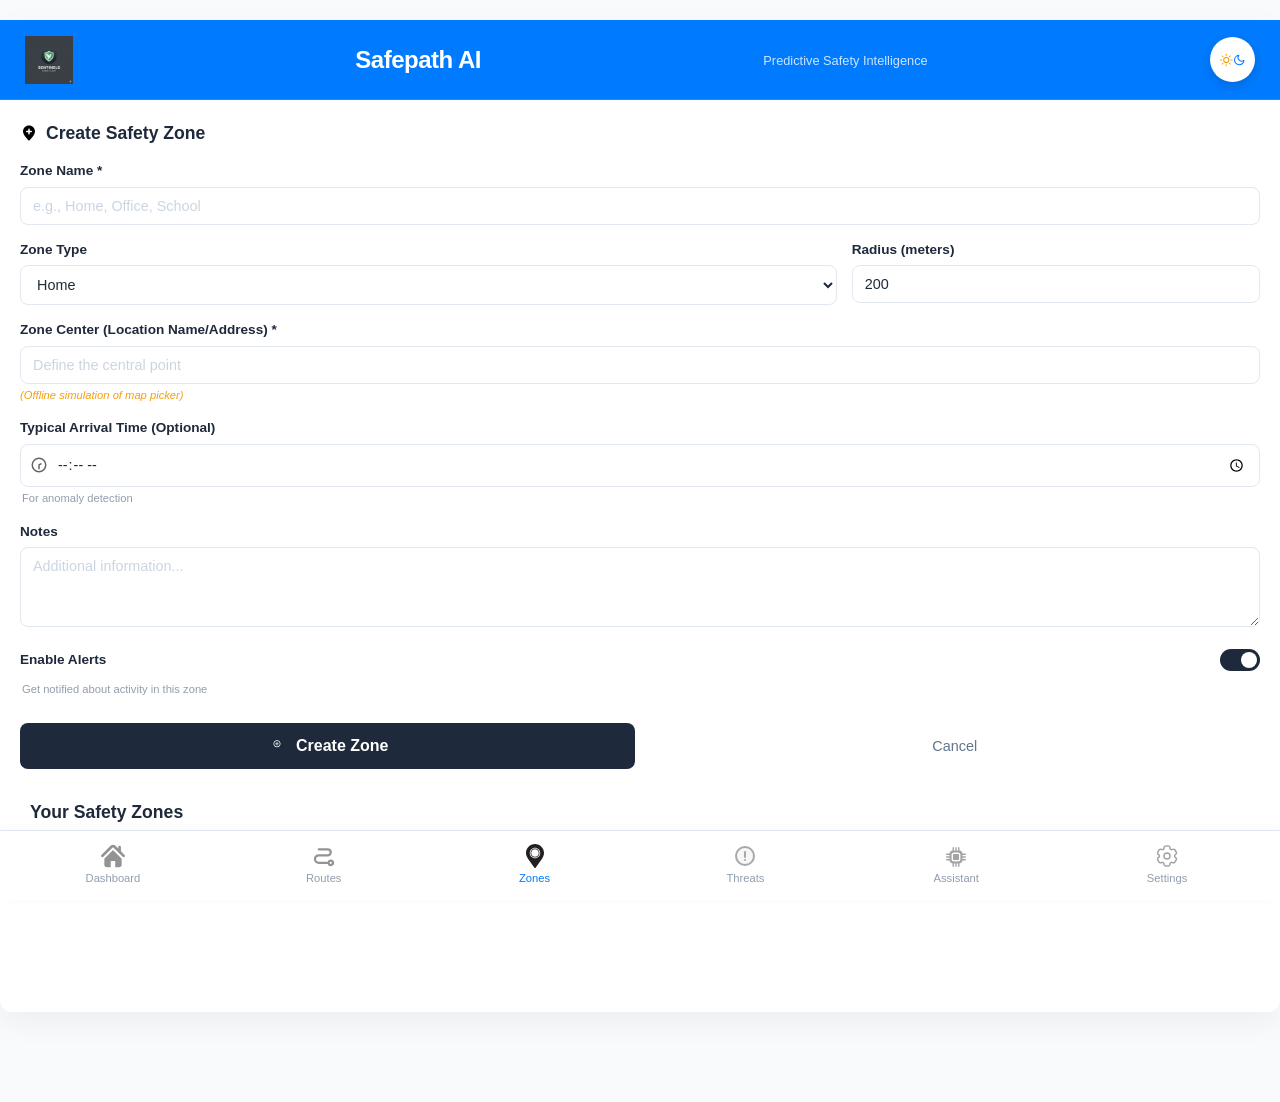
<file: zones.html>
<!DOCTYPE html>
<html lang="en">
<head>
    <meta charset="UTF-8">
    <meta name="viewport" content="width=device-width, initial-scale=1.0">
    <title>Safepath AI - Manage Zones</title>
    <link rel="icon" type="image/png" href="logo.jpg">
    <link rel="stylesheet" href="styles.css">
</head>
<body class="safe-ui">
    <div class="main-container">
        <header class="safepath-header">
            <img src="logo.jpg" alt="Safepath AI Logo" class="logo-img">
            <h1 class="logo">Safepath AI</h1>
            <p class="tagline">Predictive Safety Intelligence</p>
    
            <button id="theme-toggle" class="theme-toggle-btn" aria-label="Toggle Theme">
                <svg id="sun-icon" class="hidden" width="24" height="24" viewBox="0 0 24 24" fill="none" stroke="#f59e0b" stroke-width="2" stroke-linecap="round" stroke-linejoin="round"><circle cx="12" cy="12" r="5"></circle><line x1="12" y1="1" x2="12" y2="3"></line><line x1="12" y1="21" x2="12" y2="23"></line><line x1="4.22" y1="4.22" x2="5.64" y2="5.64"></line><line x1="18.36" y1="18.36" x2="19.78" y2="19.78"></line><line x1="1" y1="12" x2="3" y2="12"></line><line x1="21" y1="12" x2="23" y2="12"></line><line x1="4.22" y1="19.78" x2="5.64" y2="18.36"></line><line x1="18.36" y1="5.64" x2="19.78" y2="4.22"></line></svg>
                <svg id="moon-icon" width="24" height="24" viewBox="0 0 24 24" fill="none" stroke="#007bff" stroke-width="2" stroke-linecap="round" stroke-linejoin="round"><path d="M21 12.79A9 9 0 1 1 11.21 3 7 7 0 0 0 21 12.79z"></path></svg>
            </button>
        </header>

        <main class="page-content">
            <div class="form-container">
                <h2 class="form-title">
                    <img src="icons/map-plus.svg" alt="map plus icon" class="icon-small">
                    Create Safety Zone
                </h2>
                <form id="create-zone-form">
                    <div class="input-group">
                        <label for="zone-name">Zone Name *</label>
                        <input type="text" id="zone-name" placeholder="e.g., Home, Office, School" required>
                    </div>

                    <div class="form-row">
                        <div class="input-group flex-2">
                            <label for="zone-type">Zone Type</label>
                            <select id="zone-type">
                                <option value="home">Home</option>
                                <option value="work">Work</option>
                                <option value="school">School</option>
                                <option value="commute">Commute Point</option>
                                <option value="other">Other</option>
                            </select>
                        </div>
                        <div class="input-group flex-1">
                            <label for="zone-radius">Radius (meters)</label>
                            <input type="number" id="zone-radius" value="200" step="50">
                        </div>
                    </div>

                    <div class="input-group">
                        <label for="zone-center">Zone Center (Location Name/Address) *</label>
                        <input type="text" id="zone-center" placeholder="Define the central point" required>
                        <p class="input-subtext-note">(Offline simulation of map picker)</p>
                    </div>

                    <div class="input-group">
                        <label for="zone-arrival-time">Typical Arrival Time (Optional)</label>
                        <div class="input-with-icon">
                            <img src="icons/clock.svg" alt="clock icon" class="icon-input">
                            <input type="time" id="zone-arrival-time">
                        </div>
                        <p class="input-subtext">For anomaly detection</p>
                    </div>

                    <div class="input-group">
                        <label for="zone-notes">Notes</label>
                        <textarea id="zone-notes" placeholder="Additional information..."></textarea>
                    </div>

                    <div class="input-group inline-toggle">
                        <label for="enable-alerts">Enable Alerts</label>
                        <label class="switch">
                            <input type="checkbox" id="enable-alerts" checked>
                            <span class="slider round"></span>
                        </label>
                    </div>
                    <p class="input-subtext">Get notified about activity in this zone</p>

                    <div class="form-actions-row">
                        <button type="submit" class="wide-btn btn-black flex-1">
                            <img src="icons/plus.svg" alt="plus icon" class="icon-white icon-smed">
                            Create Zone
                        </button>
                        <button type="reset" class="text-btn flex-1" onclick="window.location.href='index.html'">Cancel</button>
                    </div>
                </form>
            </div>

            <section class="zones-list-section">
                <h3 class="section-title">Your Safety Zones</h3>
                <div id="zones-list-container" class="zones-list-container">
                    </div>
            </section>
        </main>

        <nav class="bottom-nav">
            <a href="index.html" class="nav-item">
                <img src="icons/home.svg" alt="home" class="nav-icon">
                <span>Dashboard</span>
            </a>
            <a href="routes.html" class="nav-item">
                <img src="icons/path-icon.svg" alt="routes" class="nav-icon">
                <span>Routes</span>
            </a>
            <a href="zones.html" class="nav-item active">
                <img src="icons/map-pin.svg" alt="zones" class="nav-icon">
                <span>Zones</span>
            </a>
            <a href="threats.html" class="nav-item">
                <img src="icons/alert-circle.svg" alt="threats" class="nav-icon">
                <span>Threats</span>
            </a>
            <a href="ai.html" class="nav-item">
                <img src="icons/cpu.svg" alt="ai" class="nav-icon">
                <span>Assistant</span>
            </a>
            <a href="settings.html" class="nav-item">
                <img src="icons/settings.svg" alt="settings" class="nav-icon">
                <span>Settings</span>
            </a>
        </nav>
    </div>
    <script src="script.js"></script>
    <script>
        loadZonesList();
    </script>
</body>
</html>
</file>
<file: styles.css>
/* safepath_ai/styles.css
    Completely self-dependent CSS. Clean, responsive UI.
*/


/* --- Dark Theme Variables --- */

body.dark-theme {
    --bg-white: #1e293b;        /* Dark slate blue */
    --bg-light-gray: #0f172a;   /* Deeper background */
    --border-gray: #334155;
    --text-main: #f8fafc;       /* Off-white text */
    --text-light: #94a3b8;
}

/* Specific component adjustments for Dark Mode */
body.dark-theme .card, 
body.dark-theme .form-container,
body.dark-theme .settings-card,
body.dark-theme .bottom-nav {
    background-color: var(--bg-white);
    box-shadow: 0 4px 12px rgba(0,0,0,0.3);
}

body.dark-theme input, 
body.dark-theme select {
    background-color: #334155;
    color: white;
    border-color: #475569;
}

/* 1. The Global Layout */
body {
    margin: 0;
    padding: 0;
    background-color: var(--bg-light-gray);
    color: var(--text-main);
    font-family: 'Inter', sans-serif;
    display: flex;
    justify-content: center; /* Centers the app on Desktop */
}

.main-container {
    width: 100%;
    min-height: 100vh;
    background: var(--bg-white);
    display: flex;
    flex-direction: column;
    box-shadow: 0 0 50px rgba(0,0,0,0.05);
    position: relative; /* Helps with positioning icons */
}

/* Theme Toggle Button Styling */
.theme-toggle-btn {
    background: var(--bg-white); /* Solid background for visibility */
    border: none;
    cursor: pointer;
    padding: 10px;
    border-radius: 50%;
    
    /* Ensure a perfect circle */
    width: 45px;
    height: 45px;
    display: flex;
    align-items: center;
    justify-content: center;
    
    /* Layering and Alignment */
    position: relative; /* Change from absolute to relative */
    z-index: 999;       /* Ensure it stays on the front layer */
    box-shadow: 0 4px 12px rgba(0, 0, 0, 0.15);
    transition: transform 0.2s ease, background-color 0.3s;
}

.theme-toggle-btn:hover {
    transform: scale(1.05);
    background: var(--safe-blue-light);
}

/* 3. Fix the Icon inside the button */
.theme-toggle-btn img, 
.theme-toggle-btn svg {
    width: 24px;
    height: 24px;
    display: block;
}
.hidden { display: none; }

:root {
    /* Color Palette derived from images */
    --safe-blue-main: #007bff;
    --safe-blue-light: #e0f2fe;
    --safe-orange: #f59e0b;
    --safe-purple: #9333ea;
    --safe-danger: #e3342f; /* Red from SOS and threat icon */
    
    --bg-white: #ffffff;
    --bg-light-gray: #f8fafc;
    --border-gray: #e2e8f0;
    
    --text-main: #1e293b;
    --text-light: #64748b;
    --text-white: #ffffff;
    --text-down: #ef4444; /* Negative trend */
    --text-up: #10b981; /* Positive trend */
    --text-warning: #f59e0b;
    
    --font-family: 'Inter', -apple-system, BlinkMacSystemFont, "Segoe UI", Roboto, "Helvetica Neue", Arial, sans-serif;
    --header-height: 80px;
    --nav-height: 70px;
}

/* --- Global Reset & Utilities --- */
* {
    box-sizing: border-box;
    margin: 0;
    padding: 0;
}

/* Header Logo Styling */
.header-brand {
    display: flex;
    align-items: center;
    gap: 12px; /* Space between logo and text */
}

.logo-img {
    width: 48px; /* Adjust size as needed */
    height: 48px;
    object-fit: contain;
}

.header-text {
    display: flex;
    flex-direction: column;
}

/* Ensure the h1 and p don't have extra margins that break alignment */
.safepath-header h1.logo {
    line-height: 1;
    margin: 0;
}

.safepath-header .tagline {
    margin: 0;
    margin-top: 2px;
}

body.safe-ui {
    font-family: var(--font-family);
    background-color: var(--bg-light-gray);
    color: var(--text-main);
    line-height: 1.5;
    -webkit-font-smoothing: antialiased;
}

.main-container {
    margin: 0 auto;
    background-color: var(--bg-white);
    min-height: 100vh;
    padding-bottom: calc(var(--nav-height) + 20px); /* Extra space for nav */
}

a {
    text-decoration: none;
    color: inherit;
    transition: color 0.2s ease;
}

img.icon-small { width: 18px; height: 18px; }
img.icon-input { width: 18px; height: 18px; filter: grayscale(1); opacity: 0.6;}
img.icon-smed { width: 22px; height: 22px; }
img.icon-med { width: 32px; height: 32px; }
img.icon-white { filter: brightness(0) invert(1); width: 22px; height: 22px;}
img.icon-dotted { filter: grayscale(1); opacity: 0.5; width: 48px; height: 48px;}

/* Color-coded indicator from image_0.png trend row */
.trend-indicator.trend-up {
    font-size: 0.85rem;
    font-weight: 600;
}

.status-indicator {
    padding: 3px 8px;
    border-radius: 12px;
    font-size: 0.8rem;
    font-weight: 600;
}
.status-indicator.status-safe { background-color: #dcfce7; color: #166534; }
.status-indicator.status-danger { background-color: #fee2e2; color: #991b1b; }
.status-indicator.status-warning { background-color: #fffbeb; color: #92400e; }
.status-indicator.status-small { font-size: 0.7rem; padding: 2px 6px; }
.status-indicator.status-extra-small { font-size: 0.6rem; padding: 1px 4px; }

/* Dashboard-specific status classes for safety score card */
#current-safety-status.status-safe { color: var(--text-up); font-weight: 600;}
#current-safety-status.status-warning { color: var(--text-warning); font-weight: 600;}
#current-safety-status.status-danger { color: var(--text-down); font-weight: 600;}


/* Text colors for trends/labels */
.text-up { color: var(--text-up); font-weight: 600; }
.text-down { color: var(--text-down); font-weight: 600; }
.text-warning { color: var(--text-warning); font-weight: 600;}

/* Utility for hiding/showing results in Route Planning */
.initially-hidden { display: none !important; }
.results-container { margin-top: 20px; }
.results-title { color: var(--text-main); font-size: 1.1rem; font-weight: 600; margin-bottom: 10px; margin-left: 10px;}
.loc { font-weight: 600; color: var(--text-main); }
.path-guide-list li { margin-bottom: 8px; color: var(--text-light); }
.path-guide-header { display: flex; justify-content: space-between; align-items: center; margin-bottom: 15px; border-bottom: 1px solid var(--border-gray); padding-bottom: 10px;}
.path-alternative { margin-top: 20px; border-top: 1px solid var(--border-gray); padding-top: 15px; }
.alt-title { font-weight: 600; color: var(--text-main); margin-bottom: 5px;}
.alt-note { color: var(--text-light); font-size: 0.95rem; }

/* --- Header Section --- */
.safepath-header {
    height: auto; /* Allow content to dictate height */
    min-height: var(--header-height);
    background-color: var(--safe-blue-main);
    color: var(--text-white);
    padding: 15px 25px;
    display: flex;        /* Enable Flexbox */
    align-items: center;  /* Vertically center the logo and button */
    justify-content: space-between; /* Push logo to left, button to right */
    border-bottom: 1px solid rgba(255, 255, 255, 0.1);
    position: relative;
    box-sizing: border-box;
}

.logo {
    font-size: 1.5rem;
    font-weight: 800;
    letter-spacing: -0.5px;
}

.tagline {
    font-size: 0.8rem;
    opacity: 0.8;
}

/* --- Main Page Content & Card Styling (Referring to image_0.png & image_3.png structures) --- */
.page-content {
    padding: 20px;
}

.dashboard-grid {
    display: grid;
    grid-template-columns: 2fr 1fr; /* Image_0.png structure */
    gap: 15px;
    margin-bottom: 15px;
}



.card {
    background-color: var(--bg-white);
    border: 1px solid var(--border-gray);
    border-radius: 12px;
    padding: 15px;
    transition: transform 0.2s ease, box-shadow 0.2s ease;
}

.card:hover {
    transform: translateY(-2px);
    box-shadow: 0 5px 15px rgba(0,0,0,0.05);
}

/* Large Safety Card (Top Left in image_0.png) */
.safety-score-card {
    background-color: var(--safe-blue-light);
    border: none;
    display: flex;
    flex-direction: column;
    justify-content: center;
}

.card-header {
    display: flex;
    justify-content: space-between;
    align-items: center;
    color: var(--text-light);
    font-size: 0.8rem;
}

.location-label {
    display: flex;
    align-items: center;
    gap: 5px;
}

.safety-number {
    margin: 10px 0;
}

.score-large {
    font-size: 3rem;
    font-weight: 800;
    color: var(--safe-blue-main);
}

.score-total {
    font-size: 1.2rem;
    font-weight: 600;
    opacity: 0.5;
}

.safety-status-row {
    display: flex;
    justify-content: space-between;
    align-items: center;
    margin-top: 10px;
}

.status-text {
    color: var(--text-main);
    font-size: 1.1rem;
}

/* SOS Card (Top Right in image_0.png) */
.sos-card {
    display: flex;
    flex-direction: column;
    align-items: center;
    justify-content: center;
}

.sos-button {
    width: 70px;
    height: 70px;
    border-radius: 50%;
    background-color: var(--safe-danger); /* Simulated from Red edge and threat icons */
    color: var(--text-white);
    font-size: 1.2rem;
    font-weight: 800;
    border: none;
    cursor: pointer;
    box-shadow: 0 5px 15px rgba(227, 52, 47, 0.4);
    margin-bottom: 8px;
}

.sos-button:active {
    transform: scale(0.95);
    box-shadow: 0 2px 10px rgba(227, 52, 47, 0.4);
}

.sos-subtext {
    font-size: 0.7rem;
    color: var(--text-light);
}

/* Stats Cards (4 grid items in image_0.png) */
.stats-grid {
    display: grid;
    grid-template-columns: 1fr 1fr;
    gap: 15px;
    margin-bottom: 20px;
}

.stat-card {
    display: flex;
    align-items: center;
    gap: 12px;
}

.stat-content {
    display: flex;
    flex-direction: column;
}

.stat-label {
    font-size: 0.8rem;
    color: var(--text-light);
}

.stat-value {
    font-size: 1.2rem;
    font-weight: 700;
    color: var(--text-main);
}

/* Action Buttons (Large colored buttons in image_0.png) */
.dashboard-actions {
    display: flex;
    flex-direction: column;
    gap: 12px;
    margin-bottom: 30px;
}

.action-btn {
    display: flex;
    align-items: center;
    gap: 15px;
    color: var(--text-white);
    padding: 18px 20px;
    border-radius: 12px;
    font-size: 1rem;
    font-weight: 600;
}

.action-btn-text h3 {
    font-size: 1.1rem;
    font-weight: 700;
}

.action-btn-text p {
    font-size: 0.8rem;
    font-weight: 400;
    opacity: 0.8;
}

/* Enhanced Primary Action Button */
.btn-blue {
    background-color: var(--safe-blue-main);
    color: white;
    border: none;
    padding: 12px 24px;
    border-radius: 10px;
    font-size: 1rem;
    font-weight: 600;
    cursor: pointer;
    display: inline-flex;
    align-items: center;
    justify-content: center;
    gap: 10px; /* Space between icon and text */
    transition: all 0.2s cubic-bezier(0.4, 0, 0.2, 1);
    box-shadow: 0 4px 6px -1px rgba(59, 130, 246, 0.3), 0 2px 4px -1px rgba(59, 130, 246, 0.2);
    width: auto; /* Allow content to define width or use .wide-btn for full width */
}

/* Hover State: Lift and brighten */
.btn-blue:hover {
    background-color: #2563eb; /* A slightly darker blue */
    transform: translateY(-1px);
    box-shadow: 0 10px 15px -3px rgba(59, 130, 246, 0.4);
}

/* Active State: Press down effect */
.btn-blue:active {
    transform: translateY(0);
    box-shadow: 0 2px 4px rgba(0, 0, 0, 0.1);
}

/* Focus State: For accessibility */
.btn-blue:focus {
    outline: 3px solid rgba(59, 130, 246, 0.5);
    outline-offset: 2px;
}

/* Ensure icons inside the blue button match the text color */
.btn-blue .icon-white, 
.btn-blue svg {
    filter: brightness(0) invert(1); /* Forces any icon to turn white */
    width: 20px;
    height: 20px;
}

/* Helper class for full-width buttons (like on mobile) */
.wide-btn {
    width: 100%;
}
.btn-orange { background-color: var(--safe-orange); }
.btn-purple { background-color: var(--safe-purple); }
.btn-black { background-color: #1e293b; color: #ffffff;} /* Use from Create Zone button in image_2.png */

/* Recent Threats (Referring to image_3.png for no threats state) */
.section-header {
    display: flex;
    justify-content: space-between;
    align-items: center;
    margin-bottom: 12px;
    padding-left: 5px;
}

.section-header h2 {
    font-size: 1.2rem;
    font-weight: 700;
    color: var(--text-main);
}

.view-all {
    font-size: 0.8rem;
    color: var(--safe-blue-main);
    font-weight: 600;
}

.threats-list-container {
    padding-top: 10px;
    min-height: 100px;
}

/* No Threat Reports Yet View (Referring to image_3.png) */
.empty-threats-view {
    display: flex;
    flex-direction: column;
    align-items: center;
    justify-content: center;
    border: 1px dashed var(--border-gray);
    border-radius: 12px;
    background-color: var(--bg-white);
    padding: 30px;
    min-height: 180px;
}

.no-threats-text {
    color: var(--text-light);
    font-size: 0.9rem;
    margin-top: 15px;
    opacity: 0.8;
}

/* Active Threat items on dashboard */
.threat-item {
    display: flex;
    align-items: center;
    gap: 15px;
    padding: 12px;
    border-bottom: 1px solid var(--border-gray);
}

.threat-content {
    display: flex;
    flex-direction: column;
}

.threat-content h4 {
    font-size: 1rem;
    color: var(--text-main);
}

.threat-location {
    font-size: 0.85rem;
    color: var(--text-light);
}

.threat-time {
    font-size: 0.75rem;
    color: var(--text-light);
    opacity: 0.8;
    margin-top: 2px;
}

/* Specific to Threats Page full list view */
.threats-list-container.full-list {
    display: flex;
    flex-direction: column;
    gap: 15px;
}
.threat-header-full { display: flex; justify-content: space-between; align-items: center; margin-bottom: 5px;}
.threat-meta { color: var(--text-light); font-size: 0.75rem;}
.threat-loc-full { color: var(--text-main); font-weight: 600; font-size: 0.95rem; margin-bottom: 8px;}
.threat-notes-full { color: var(--text-light); font-size: 0.85rem; background: var(--bg-light-gray); padding: 5px; border-radius: 4px; border-left: 2px solid var(--border-gray);}


/* Specific to Zones page full list */
.zones-list-section {
    margin-top: 30px;
}
.section-title {
    color: var(--text-main); font-size: 1.1rem; font-weight: 600; margin-bottom: 15px; margin-left: 10px;
}
.zones-list-container {
    display: flex; flex-direction: column; gap: 15px;
}
.no-zones-text {
    text-align: center; color: var(--text-light); padding: 20px; font-size: 0.9rem;
}
.zone-header {
    display: flex; align-items: center; gap: 8px; margin-bottom: 5px;
}
.zone-header h4 {
    font-weight: 600; color: var(--text-main);
}
.zone-meta {
    color: var(--text-light); font-size: 0.8rem; margin-bottom: 5px; margin-left: 26px;
}
.zone-card .status-indicator {
    margin-left: 26px;
}

/* --- Form Control Styling (Referring to image_1.png and image_2.png) --- */
.form-container {
    margin-bottom: 20px;
}

.form-title {
    font-size: 1.1rem;
    font-weight: 700;
    margin-bottom: 15px;
    display: flex;
    align-items: center;
    gap: 8px;
    color: var(--text-main);
}

.form-row {
    display: flex;
    gap: 15px;
}

.flex-1 { flex: 1; }
.flex-2 { flex: 2; }

.input-group {
    margin-bottom: 15px;
}

.input-group label {
    display: block;
    font-size: 0.85rem;
    font-weight: 600;
    color: var(--text-main);
    margin-bottom: 5px;
}

.input-group input,
.input-group textarea,
.input-group select {
    width: 100%;
    padding: 10px 12px;
    border: 1px solid var(--border-gray);
    border-radius: 8px;
    font-family: var(--font-family);
    font-size: 0.9rem;
    color: var(--text-main);
    background-color: var(--bg-white);
}

.input-group input::placeholder,
.input-group textarea::placeholder {
    color: #cbd5e1; /* Replicating pale placeholder from image_1.png */
}

.input-group textarea {
    min-height: 80px;
    resize: vertical;
}

.input-with-icon {
    position: relative;
    display: flex;
    align-items: center;
}

.input-with-icon .icon-input {
    position: absolute;
    left: 10px;
}

.input-with-icon input {
    padding-left: 36px;
}

.input-subtext {
    font-size: 0.7rem;
    color: var(--text-light);
    opacity: 0.7;
    margin-top: 3px;
    margin-left: 2px;
}
.input-subtext-note {
    font-size: 0.7rem; color: var(--safe-orange); margin-top: 3px; font-style: italic;
}

.inline-toggle {
    display: flex;
    justify-content: space-between;
    align-items: center;
    margin-bottom: 5px;
}

/* Switch styling from image_2.png */
.switch {
  position: relative;
  display: inline-block;
  width: 40px;
  height: 22px;
}

.switch input { 
  opacity: 0;
  width: 0;
  height: 0;
}

.slider {
  position: absolute;
  cursor: pointer;
  top: 0;
  left: 0;
  right: 0;
  bottom: 0;
  background-color: #cbd5e1; /* Gray state */
  transition: .4s;
}

.slider:before {
  position: absolute;
  content: "";
  height: 16px;
  width: 16px;
  left: 3px;
  bottom: 3px;
  background-color: white;
  transition: .4s;
}

input:checked + .slider {
  background-color: #1e293b; /* Dark active state from image_2.png */
}

input:checked + .slider:before {
  transform: translateX(18px);
}

/* Rounded sliders */
.slider.round {
  border-radius: 34px;
}

.slider.round:before {
  border-radius: 50%;
}

/* Button Classes */
.wide-btn {
    width: 100%;
    padding: 12px;
    border-radius: 8px;
    font-size: 1rem;
    font-weight: 600;
    border: none;
    cursor: pointer;
    display: flex;
    align-items: center;
    justify-content: center;
    gap: 8px;
    transition: background-color 0.2s ease;
}

.wide-btn:active {
    transform: translateY(1px);
}

.text-btn {
    background: none;
    border: none;
    font-size: 0.9rem;
    color: var(--text-light);
    cursor: pointer;
    padding: 10px;
    transition: color 0.2s ease;
}

.text-btn:hover {
    color: var(--text-main);
}

.form-actions-row {
    display: flex;
    gap: 15px;
    margin-top: 25px;
    align-items: center;
}

/* --- Bottom Navigation Section --- */
.bottom-nav {
    position: fixed;
    bottom: 0;
    left: 50%;
    transform: translateX(-50%);
    width: 100%;
    height: var(--nav-height);
    background-color: var(--bg-white);
    border-top: 1px solid var(--border-gray);
    display: flex;
    justify-content: space-around;
    align-items: center;
    padding: 0 10px;
    z-index: 100;
    box-shadow: 0 -2px 10px rgba(0,0,0,0.03);
}

.nav-item {
    display: flex;
    flex-direction: column;
    align-items: center;
    color: var(--text-light); /* Default color from bottom row in images */
    font-size: 0.7rem;
    font-weight: 500;
    opacity: 0.7;
    transition: color 0.2s ease, opacity 0.2s ease;
}

.nav-icon {
    width: 24px;
    height: 24px;
    margin-bottom: 2px;
    filter: grayscale(1);
    opacity: 0.6;
}

.nav-item:hover,
.nav-item.active {
    color: var(--safe-blue-main); /* Blue from active state in bottom nav of images */
    opacity: 1;
}

.nav-item.active .nav-icon {
    filter: none;
    opacity: 1;
}

/* --- Mobile First and Responsiveness --- */
@media screen and (min-width: 601px) {
    .main-container {
        border-radius: 12px;
        margin-top: 20px;
        margin-bottom: calc(var(--nav-height) + 20px);
        box-shadow: 0 10px 30px rgba(0,0,0,0.05);
    }
}

/* --- Settings Specific Styles --- */
.settings-group {
    margin-bottom: 25px;
}

.settings-card {
    padding: 0; /* Let items handle padding */
    overflow: hidden;
}

.settings-item {
    display: flex;
    justify-content: space-between;
    align-items: center;
    padding: 15px 20px;
    border-bottom: 1px solid var(--border-gray);
    font-size: 0.95rem;
}

.settings-item:last-child {
    border-bottom: none;
}

.settings-item input[type="checkbox"] {
    width: 20px;
    height: 20px;
    accent-color: var(--safe-blue-main);
}

.btn-outline {
    background: transparent;
    border: 1px solid var(--border-gray);
    width: 100%;
    padding: 12px;
    border-radius: 8px;
    font-weight: 600;
    cursor: pointer;
    transition: all 0.2s;
}

.btn-outline:hover {
    background: #fff5f5;
}

/* Add to styles.css */
body.dark-theme .news-card {
    background-color: var(--bg-white);
    border-color: var(--safe-blue-main);
    border-left-width: 4px;
}

body.dark-theme .news-title {
    color: var(--text-main);
}

/* Update Navigation for 6 items */
.bottom-nav {
    display: grid;
    grid-template-columns: repeat(6, 1fr);
    gap: 5px;
}

/* AI Status Banner */
.status-banner {
    padding: 8px;
    text-align: center;
    border-radius: 8px;
    margin-bottom: 15px;
    font-size: 0.85rem;
    font-weight: bold;
}
.status-online { background: #dcfce7; color: #166534; }
.status-offline { background: #fee2e2; color: #991b1b; }

/* Chat UI */
.chat-container {
    background: var(--bg-white);
    border: 1px solid var(--border-gray);
    border-radius: 12px;
    height: 60vh;
    display: flex;
    flex-direction: column;
}

.chat-display {
    flex: 1;
    overflow-y: auto;
    padding: 15px;
    display: flex;
    flex-direction: column;
    gap: 10px;
}

.message {
    padding: 10px 14px;
    border-radius: 12px;
    max-width: 80%;
    font-size: 0.9rem;
    line-height: 1.4;
}

.ai-message {
    background: var(--bg-light-gray);
    align-self: flex-start;
    border-bottom-left-radius: 2px;
}

.user-message {
    background: var(--safe-blue-main);
    color: white;
    align-self: flex-end;
    border-bottom-right-radius: 2px;
}

.chat-input-row {
    display: flex;
    align-items: center;
    gap: 12px;
    padding: 15px;
    background: var(--bg-white);
    border-top: 1px solid var(--border-gray);
}

.chat-input-row input {
    flex: 1;
    padding: 10px;
}

.loading-dots {
    font-style: italic;
    color: var(--text-light);
}

.loading-dots::after {
    content: ' .';
    animation: dots 1.5s steps(5, end) infinite;
}

@keyframes dots {
    0%, 20% { content: ' .'; }
    40% { content: ' ..'; }
    60% { content: ' ...'; }
    80%, 100% { content: ''; }
}

/* Map Styling */
.map-section {
    margin: 15px;
    padding: 10px;
    background: var(--bg-white);
    border: 1px solid var(--border-gray);
    overflow: hidden;
}

.map-instruction {
    font-size: 0.85rem;
    color: var(--text-light);
    text-align: center;
    margin-top: 10px;
}

/* Ensure Leaflet controls don't overlap your header */
.leaflet-top, .leaflet-bottom {
    z-index: 400 !important;
}

.initially-hidden {
    display: none;
}

/* Quick Actions Styling */
.ai-interaction-wrapper {
    padding: 10px;
    background: var(--bg-white);
    border-top: 1px solid var(--border-gray);
}

.quick-chips-container {
    display: flex;
    gap: 8px;
    overflow-x: auto;
    padding-bottom: 12px;
    scrollbar-width: none; /* Hides scrollbar for Firefox */
}

.quick-chips-container::-webkit-scrollbar {
    display: none; /* Hides scrollbar for Chrome/Safari */
}

.chip {
    white-space: nowrap;
    background: var(--bg-light-gray);
    border: 1px solid var(--border-gray);
    color: var(--text-main);
    padding: 8px 16px;
    border-radius: 20px;
    font-size: 0.85rem;
    font-weight: 500;
    cursor: pointer;
    transition: all 0.2s ease;
}

.chip:hover {
    background: var(--safe-blue-main);
    color: white;
    border-color: var(--safe-blue-main);
    transform: translateY(-2px);
}

.chat-input-row {
    display: flex;
    gap: 10px;
}

#ai-input {
    flex: 1;
    background-color: var(--bg-light-gray); /* Light tint for depth */
    border: 1.5px solid var(--border-gray);
    border-radius: 12px;
    padding: 12px 18px;
    font-size: 1rem;
    color: var(--text-main);
    transition: all 0.3s ease;
    outline: none; /* Removes default blue ring */
    box-shadow: inset 0 2px 4px rgba(0,0,0,0.02); /* Very subtle inner depth */
}

/* Hover State */
#ai-input:hover {
    border-color: #cbd5e1;
}

/* Focus State: The "Glow" effect */
#ai-input:focus {
    background-color: var(--bg-white);
    border-color: var(--safe-blue-main);
    box-shadow: 0 0 0 4px rgba(59, 130, 246, 0.15); /* Soft outer glow */
}

/* Placeholder Styling */
#ai-input::placeholder {
    color: var(--text-light);
    opacity: 0.7;
}

/* Dark Mode adjustment for specific contrast */
body.dark-theme #ai-input {
    background-color: #0f172a;
    border-color: #334155;
}

body.dark-theme #ai-input:focus {
    background-color: #1e293b;
    border-color: var(--safe-blue-main);
}

.heatmap-legend {
    position: absolute;
    top: 100px;
    right: 20px;
    z-index: 1000;
    background: var(--bg-white);
    padding: 10px;
    border-radius: 8px;
    box-shadow: 0 2px 10px rgba(0,0,0,0.1);
    font-size: 0.75rem;
}

.legend-item { display: flex; align-items: center; gap: 8px; margin-bottom: 4px; }
.dot { width: 10px; height: 10px; border-radius: 50%; }
.red { background: #ef4444; }
.yellow { background: #f59e0b; }
.green { background: #10b981; }
</file>
